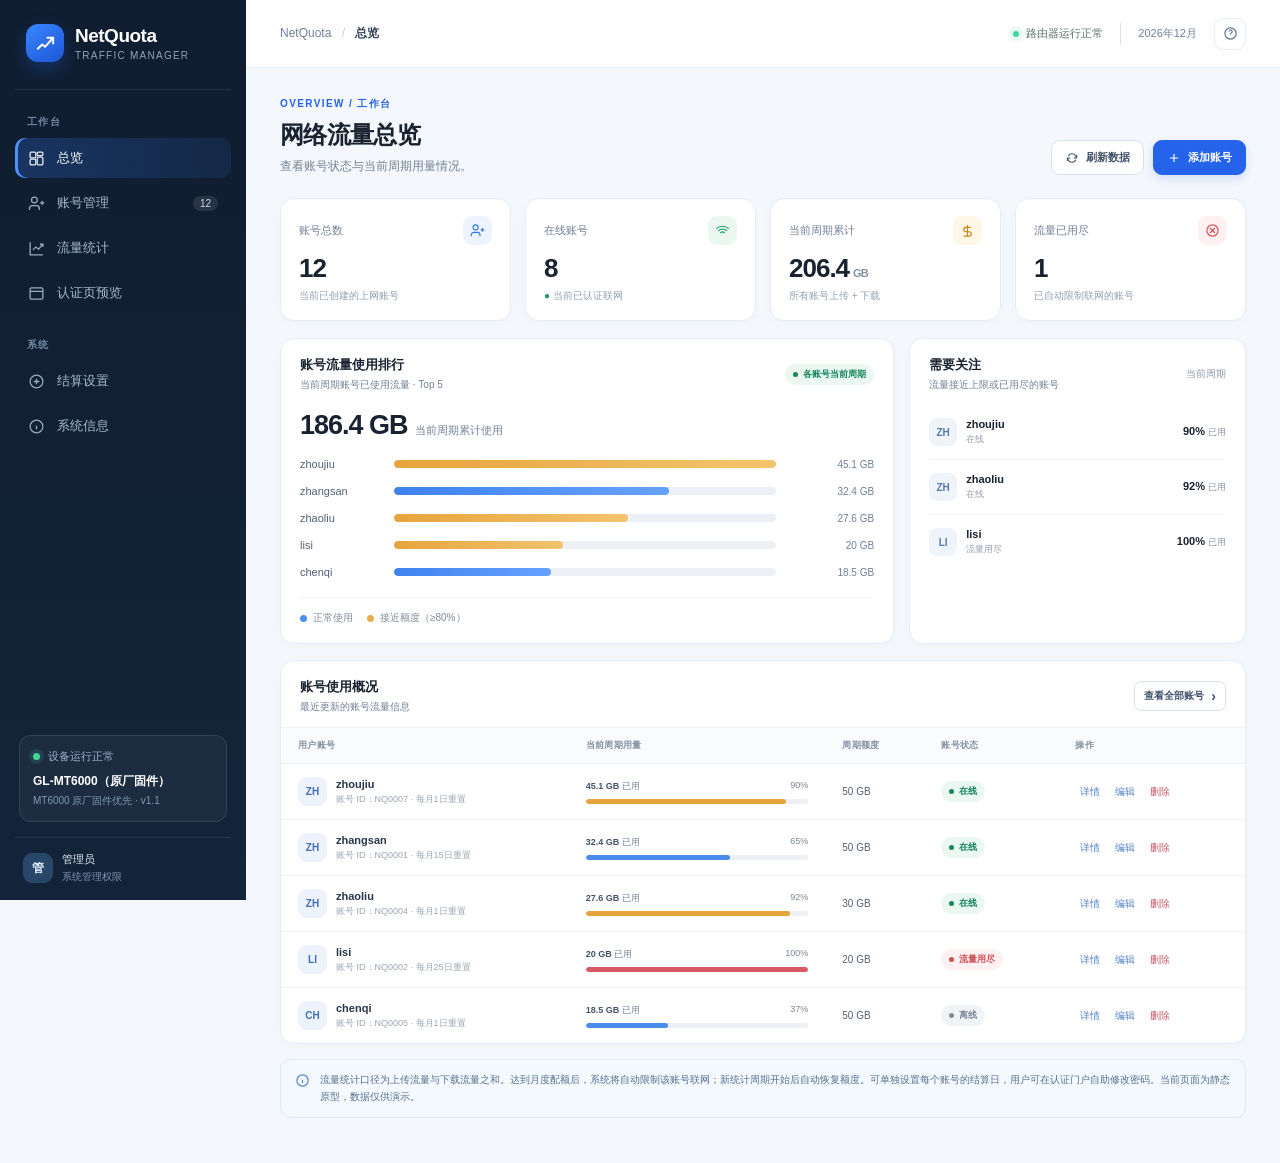
<file: docs/references/prototype-v1.1.html>
<!DOCTYPE html>
<html lang="zh-CN">
<head>
<meta charset="UTF-8" />
<meta name="viewport" content="width=device-width, initial-scale=1.0" />
<meta name="theme-color" content="#f4f7fb" />
<title>NetQuota · MT6000 LuCI 基础版 V1.1 原型</title>
<style>
:root{
  --bg:#f4f7fb;--surface:#fff;--surface-2:#f8fafc;--line:#e7edf4;--line-2:#d9e2ec;
  --text:#182230;--muted:#718096;--muted-2:#93a1b2;--blue:#2563eb;--blue-2:#1d4ed8;
  --blue-soft:#edf4ff;--green:#159a68;--green-soft:#e9f8f1;--amber:#c98213;--amber-soft:#fff6e5;
  --red:#d94b55;--red-soft:#fff0f1;--sidebar:#101d30;--sidebar-2:#172942;--shadow:0 12px 34px rgba(25,46,77,.08);
  --radius:14px;
}
*{box-sizing:border-box}html,body{margin:0;min-height:100%;font-family:Inter,-apple-system,BlinkMacSystemFont,"Segoe UI","PingFang SC","Microsoft YaHei",sans-serif;color:var(--text);background:var(--bg)}
button,input,select{font:inherit}button{cursor:pointer}.app{min-height:100vh;display:flex}
.sidebar{width:246px;background:linear-gradient(180deg,var(--sidebar),#13243a 100%);color:#dce7f5;display:flex;flex-direction:column;padding:22px 15px 16px;position:fixed;inset:0 auto 0 0;z-index:20}
.brand{display:flex;align-items:center;gap:11px;padding:2px 11px 27px;border-bottom:1px solid rgba(255,255,255,.09)}
.brand-mark{width:38px;height:38px;border-radius:12px;background:linear-gradient(145deg,#3988ff,#1d55d4);display:grid;place-items:center;box-shadow:0 7px 18px rgba(37,99,235,.3)}
.brand-mark svg{width:23px;height:23px}.brand-name{font-weight:750;font-size:19px;letter-spacing:-.5px;color:#fff}.brand-sub{font-size:10px;letter-spacing:1.25px;color:#8fa4bf;margin-top:3px}
.nav-label{padding:25px 12px 9px;color:#7288a4;font-size:10px;font-weight:700;letter-spacing:1.35px}.nav{display:grid;gap:5px}.nav button{border:0;background:transparent;color:#a9bad0;text-align:left;display:flex;align-items:center;gap:12px;padding:11px 13px;border-radius:10px;font-size:13px;transition:.18s;width:100%}.nav button:hover{background:rgba(255,255,255,.07);color:#fff}.nav button.active{background:linear-gradient(90deg,rgba(47,119,239,.25),rgba(47,119,239,.11));color:#fff;box-shadow:inset 3px 0 #4f91ff}.nav svg{width:17px;height:17px;opacity:.9}.nav .nav-count{margin-left:auto;font-size:10px;padding:2px 7px;border-radius:20px;background:rgba(255,255,255,.1);color:#c9d8ea}
.sidebar-bottom{margin-top:auto}.router-card{padding:13px;border:1px solid rgba(255,255,255,.1);border-radius:12px;background:rgba(255,255,255,.045);margin:10px 4px 15px}.router-top{display:flex;align-items:center;gap:8px;font-size:11px;color:#9eb2ca}.pulse{width:7px;height:7px;background:#42d69a;border-radius:50%;box-shadow:0 0 0 4px rgba(66,214,154,.12)}.router-name{font-size:12px;color:#fff;font-weight:650;margin-top:9px}.router-meta{font-size:10px;color:#8298b4;margin-top:4px}.profile{border-top:1px solid rgba(255,255,255,.09);padding:14px 8px 0;display:flex;align-items:center;gap:9px}.avatar{width:30px;height:30px;border-radius:9px;background:#294768;color:#dcecff;display:grid;place-items:center;font-size:12px;font-weight:700}.profile-name{font-size:11px;color:#e6edf7}.profile-role{font-size:10px;color:#8095ae;margin-top:3px}
.main{margin-left:246px;width:calc(100% - 246px);min-width:0}.topbar{height:68px;background:rgba(255,255,255,.86);backdrop-filter:blur(12px);border-bottom:1px solid var(--line);display:flex;align-items:center;justify-content:space-between;padding:0 34px;position:sticky;top:0;z-index:10}.crumb{font-size:12px;color:var(--muted)}.crumb strong{color:#344256;font-weight:650}.top-actions{display:flex;align-items:center;gap:17px}.system-state{display:flex;align-items:center;gap:7px;font-size:11px;color:#58716a}.system-state .pulse{width:6px;height:6px}.top-divider{height:22px;width:1px;background:var(--line-2)}.date-label{font-size:11px;color:var(--muted)}.icon-btn{width:32px;height:32px;border:1px solid var(--line);border-radius:9px;background:#fff;color:#617187;display:grid;place-items:center}.icon-btn svg{width:15px;height:15px}
.content{max-width:1440px;margin:0 auto;padding:29px 34px 45px}.page-head{display:flex;align-items:flex-end;justify-content:space-between;gap:16px;margin-bottom:23px}.eyebrow{font-size:10px;font-weight:750;letter-spacing:1.4px;color:var(--blue);text-transform:uppercase;margin-bottom:8px}.page-title{font-size:24px;letter-spacing:-.7px;font-weight:750;margin:0}.page-desc{margin:7px 0 0;color:var(--muted);font-size:12px}.head-actions{display:flex;gap:9px;align-items:center}.btn{border:1px solid var(--line-2);background:#fff;color:#405168;border-radius:9px;padding:9px 13px;font-size:11px;font-weight:650;display:inline-flex;align-items:center;gap:7px;transition:.18s}.btn:hover{border-color:#b9cbe0;background:#fbfdff}.btn svg{width:14px;height:14px}.btn-primary{background:var(--blue);border-color:var(--blue);color:#fff;box-shadow:0 4px 10px rgba(37,99,235,.16)}.btn-primary:hover{background:var(--blue-2);border-color:var(--blue-2);color:#fff}.btn-quiet{border-color:transparent;background:transparent}.btn-danger{color:var(--red);border-color:#f4d4d7;background:#fff}.btn-sm{padding:6px 9px;font-size:10px;border-radius:7px}
.cards{display:grid;grid-template-columns:repeat(4,minmax(0,1fr));gap:14px;margin-bottom:17px}.stat-card{background:var(--surface);border:1px solid var(--line);border-radius:var(--radius);padding:17px 18px;min-height:112px;box-shadow:0 3px 12px rgba(25,46,77,.025)}.stat-top{display:flex;align-items:center;justify-content:space-between}.stat-label{font-size:11px;color:var(--muted);font-weight:550}.stat-icon{width:29px;height:29px;border-radius:9px;display:grid;place-items:center}.stat-icon svg{width:15px;height:15px}.stat-icon.blue{background:#edf4ff;color:#3378e6}.stat-icon.green{background:#eaf8f1;color:#159a68}.stat-icon.orange{background:#fff6e7;color:#c98213}.stat-icon.red{background:#fff0f1;color:#d94b55}.stat-number{font-size:26px;font-weight:750;letter-spacing:-1px;margin-top:10px;line-height:1}.stat-unit{font-size:11px;font-weight:550;color:#8290a2;margin-left:4px}.stat-foot{font-size:10px;color:#91a0b1;margin-top:8px}.stat-foot .up{color:var(--green)}
.grid-main{display:grid;grid-template-columns:minmax(0,1.55fr) minmax(280px,.85fr);gap:15px;margin-bottom:16px}.panel{background:#fff;border:1px solid var(--line);border-radius:var(--radius);box-shadow:0 3px 12px rgba(25,46,77,.025);min-width:0}.panel-head{padding:17px 19px 13px;display:flex;justify-content:space-between;align-items:center;gap:10px}.panel-title{font-size:13px;font-weight:720}.panel-sub{font-size:10px;color:var(--muted);margin-top:4px}.panel-body{padding:0 19px 18px}.select-mini{font-size:10px;color:#66778c;border:1px solid var(--line);background:#fff;border-radius:7px;padding:6px 8px;outline:none}
.usage-total{display:flex;align-items:baseline;gap:7px;margin:5px 0 17px}.usage-total strong{font-size:27px;letter-spacing:-1px}.usage-total span{font-size:11px;color:var(--muted)}.bar-list{display:grid;gap:15px}.bar-row{display:grid;grid-template-columns:84px minmax(0,1fr) 88px;align-items:center;gap:10px}.bar-name{font-size:11px;color:#526176;white-space:nowrap;overflow:hidden;text-overflow:ellipsis}.bar-track{height:8px;background:#edf1f6;border-radius:10px;overflow:hidden}.bar-fill{height:100%;border-radius:10px;background:linear-gradient(90deg,#3e82ee,#67a2ff)}.bar-fill.orange{background:linear-gradient(90deg,#e7a43d,#f3c46e)}.bar-value{text-align:right;font-size:10px;color:#718096;font-variant-numeric:tabular-nums}.legend{display:flex;gap:14px;margin-top:19px;padding-top:13px;border-top:1px solid #f0f3f7}.legend span{font-size:10px;color:#7d8999;display:flex;align-items:center;gap:6px}.dot{width:7px;height:7px;border-radius:50%;background:#4e8df0}.dot.orange{background:#e8ad50}
.summary-list{display:grid;gap:0}.summary-item{display:flex;align-items:center;justify-content:space-between;padding:13px 0;border-bottom:1px solid #f0f3f7}.summary-item:last-child{border:0}.summary-left{display:flex;align-items:center;gap:9px}.mini-avatar{width:28px;height:28px;border-radius:8px;background:#eff4fb;color:#5879a6;display:grid;place-items:center;font-size:10px;font-weight:700}.summary-user{font-size:11px;font-weight:650}.summary-hint{font-size:9px;color:#93a0af;margin-top:3px}.summary-amount{font-size:11px;font-weight:700;font-variant-numeric:tabular-nums}.summary-amount small{font-size:9px;color:#8795a7;font-weight:500}
.table-panel{overflow:hidden}.table-toolbar{padding:0 19px 13px;display:flex;align-items:center;justify-content:space-between;gap:12px}.search-wrap{position:relative;max-width:260px;width:100%}.search-wrap svg{position:absolute;left:10px;top:9px;width:14px;height:14px;color:#9aa7b7}.search{width:100%;border:1px solid var(--line);border-radius:8px;background:#fbfcfe;padding:8px 10px 8px 31px;font-size:10px;outline:none;color:var(--text)}.search:focus{border-color:#9bbcf2;box-shadow:0 0 0 3px #edf4ff}.filters{display:flex;align-items:center;gap:7px}.filter-select{border:1px solid var(--line);border-radius:8px;padding:8px 10px;font-size:10px;color:#66778c;background:#fff;outline:none}.table-wrap{overflow:auto}table{width:100%;border-collapse:collapse;white-space:nowrap}thead th{text-align:left;padding:11px 17px;background:#fafbfd;color:#8492a4;font-size:9px;font-weight:700;letter-spacing:.3px;border-top:1px solid #f0f3f7;border-bottom:1px solid #edf1f5}tbody td{padding:13px 17px;border-bottom:1px solid #f0f3f7;font-size:10px;color:#506075}tbody tr:last-child td{border-bottom:0}tbody tr:hover{background:#fbfdff}.user-cell{display:flex;align-items:center;gap:9px}.user-avatar{width:29px;height:29px;border-radius:9px;background:#edf3fd;color:#3d6fb9;font-size:10px;font-weight:750;display:grid;place-items:center}.user-name{font-size:11px;color:#27364a;font-weight:680}.user-sub{font-size:9px;color:#9aa6b5;margin-top:3px}.usage-cell{min-width:150px}.usage-text{display:flex;justify-content:space-between;gap:9px;font-size:9px;color:#77869a;margin-bottom:6px}.usage-text strong{color:#43536a;font-weight:650}.tiny-track{height:5px;background:#edf1f6;border-radius:8px;overflow:hidden}.tiny-fill{height:100%;background:#4b8bed;border-radius:8px}.tiny-fill.warn{background:#e5a43d}.tiny-fill.full{background:#d95a64}.status{display:inline-flex;align-items:center;gap:5px;padding:4px 8px;border-radius:20px;font-size:9px;font-weight:650}.status:before{content:"";width:5px;height:5px;border-radius:50%;background:currentColor}.status.online{color:#16865e;background:#eaf8f1}.status.offline{color:#7e8b9b;background:#f1f4f7}.status.exhausted{color:#cc4e57;background:#fff0f1}.row-actions{display:flex;gap:5px}.text-action{border:0;background:transparent;color:#4f7fc7;padding:4px 5px;font-size:10px}.text-action:hover{text-decoration:underline}.text-action.delete{color:#c85a62}.table-foot{display:flex;justify-content:space-between;align-items:center;padding:12px 18px;border-top:1px solid #f0f3f7;color:#929eac;font-size:9px}.pagination{display:flex;gap:5px}.page-btn{border:1px solid var(--line);background:#fff;color:#8390a0;border-radius:6px;padding:4px 8px;font-size:9px}.page-btn.current{background:var(--blue-soft);border-color:#d8e6ff;color:var(--blue)}
.notice{display:flex;align-items:flex-start;gap:10px;padding:12px 14px;border-radius:10px;border:1px solid #dce9fb;background:#f4f8ff;color:#56708e;font-size:10px;line-height:1.65;margin-top:15px}.notice svg{width:15px;height:15px;flex:none;color:#4e83ce;margin-top:1px}
/* pages */
.hidden{display:none!important}.section-grid{display:grid;grid-template-columns:minmax(0,1fr) 300px;gap:15px}.info-card{background:#fff;border:1px solid var(--line);border-radius:var(--radius);padding:18px}.info-card h3{font-size:12px;margin:0 0 5px}.info-card p{font-size:10px;line-height:1.7;color:var(--muted);margin:0}.metric-big{font-size:24px;font-weight:750;margin-top:14px}.metric-big small{font-size:10px;color:var(--muted);font-weight:500}.stat-breakdown{display:grid;grid-template-columns:1fr 1fr;gap:10px;margin-top:16px}.breakdown{background:#f8fafc;border:1px solid #edf1f5;border-radius:10px;padding:13px}.breakdown span{font-size:9px;color:var(--muted)}.breakdown strong{display:block;font-size:17px;margin-top:7px}.progress-big{height:10px;background:#edf1f6;border-radius:10px;overflow:hidden;margin-top:14px}.progress-big div{height:100%;background:linear-gradient(90deg,#3178e6,#69a2fa);width:62%}.login-preview{min-height:570px;border-radius:16px;background:radial-gradient(circle at 72% 12%,rgba(67,126,235,.24),transparent 28%),linear-gradient(145deg,#10223d,#172f50 58%,#0f2037);display:grid;place-items:center;padding:30px;overflow:hidden;position:relative}.login-preview:before,.login-preview:after{content:"";position:absolute;border:1px solid rgba(255,255,255,.08);border-radius:50%;width:440px;height:440px;right:-170px;top:-230px}.login-preview:after{width:570px;height:570px;right:-230px;top:-290px}.portal-card{position:relative;z-index:1;width:min(100%,370px);background:#fff;border-radius:18px;padding:28px 30px;box-shadow:0 25px 70px rgba(0,0,0,.23)}.portal-brand{display:flex;align-items:center;gap:10px;margin-bottom:28px}.portal-brand .brand-mark{width:34px;height:34px}.portal-brand strong{font-size:16px}.portal-brand small{display:block;color:#9aa6b5;font-size:9px;margin-top:2px}.portal-title{font-size:21px;font-weight:750;letter-spacing:-.6px}.portal-desc{font-size:10px;color:#8290a2;margin:7px 0 22px}.field{display:grid;gap:7px;margin-bottom:14px}.field label{font-size:10px;color:#58677b;font-weight:650}.field input{height:40px;border:1px solid #e2e8f0;border-radius:8px;padding:0 11px;font-size:11px;outline:none}.field input:focus{border-color:#93b5ef;box-shadow:0 0 0 3px #edf4ff}.portal-submit{width:100%;height:42px;border:0;border-radius:8px;background:#2869df;color:#fff;font-weight:700;font-size:11px;box-shadow:0 6px 15px rgba(37,99,235,.22)}.portal-note{text-align:center;color:#9aa6b5;font-size:9px;margin-top:17px;line-height:1.6}.portal-secure{text-align:center;color:#6a9a82;font-size:9px;margin-top:15px;display:flex;align-items:center;justify-content:center;gap:5px}.portal-secure svg{width:12px;height:12px}
/* modal and toast */
.modal-backdrop{position:fixed;inset:0;background:rgba(14,26,43,.42);backdrop-filter:blur(3px);z-index:50;display:none;align-items:center;justify-content:center;padding:18px}.modal-backdrop.show{display:flex}.modal{width:min(100%,460px);background:#fff;border-radius:16px;box-shadow:0 25px 80px rgba(10,26,48,.25);overflow:hidden;animation:pop .18s ease-out}.modal.wide{width:min(100%,540px)}@keyframes pop{from{opacity:0;transform:translateY(8px) scale(.99)}to{opacity:1;transform:none}}.modal-head{padding:19px 21px 15px;border-bottom:1px solid #eef2f6;display:flex;justify-content:space-between;align-items:center}.modal-title{font-size:15px;font-weight:750}.modal-sub{font-size:10px;color:var(--muted);margin-top:4px}.close-btn{border:0;background:#f4f6f9;color:#718096;border-radius:8px;width:28px;height:28px;font-size:17px}.modal-body{padding:20px 21px}.form-grid{display:grid;grid-template-columns:1fr 1fr;gap:13px}.form-field{display:grid;gap:7px}.form-field.full{grid-column:1/-1}.form-field label{font-size:10px;color:#59697e;font-weight:650}.form-field input,.form-field select{height:38px;border:1px solid #dfe6ee;border-radius:8px;padding:0 10px;font-size:11px;outline:none;background:#fff;color:#324155}.form-field input:focus,.form-field select:focus{border-color:#8db3f3;box-shadow:0 0 0 3px #edf4ff}.input-help{font-size:9px;color:#96a2b0;line-height:1.5}.quota-options{display:flex;flex-wrap:wrap;gap:6px}.quota-chip{border:1px solid #e2e8f0;border-radius:7px;padding:6px 10px;color:#65758a;background:#fff;font-size:10px}.quota-chip.selected{border-color:#9dbdf2;color:#2869df;background:#eff5ff}.modal-foot{padding:13px 21px 18px;display:flex;justify-content:flex-end;gap:8px}.detail-hero{display:flex;align-items:center;gap:12px;padding:14px;background:#f8fafd;border:1px solid #edf1f5;border-radius:11px}.detail-avatar{width:42px;height:42px;border-radius:12px;background:#e7effc;color:#376fbc;font-weight:750;display:grid;place-items:center}.detail-name{font-size:13px;font-weight:750}.detail-meta{font-size:10px;color:#8391a3;margin-top:4px}.detail-stats{display:grid;grid-template-columns:repeat(3,1fr);gap:8px;margin-top:12px}.detail-stat{border:1px solid #edf1f5;border-radius:10px;padding:11px}.detail-stat span{font-size:9px;color:#8895a5}.detail-stat strong{display:block;font-size:15px;margin-top:6px}.toast{position:fixed;right:24px;bottom:24px;background:#172b45;color:#fff;border-radius:10px;padding:11px 15px;font-size:11px;box-shadow:0 10px 30px rgba(10,26,48,.2);z-index:100;opacity:0;transform:translateY(10px);pointer-events:none;transition:.22s}.toast.show{opacity:1;transform:none}
@media(max-width:1100px){.sidebar{width:210px}.main{margin-left:210px;width:calc(100% - 210px)}.content{padding-left:24px;padding-right:24px}.cards{grid-template-columns:repeat(2,1fr)}.grid-main{grid-template-columns:1fr}.section-grid{grid-template-columns:1fr}}
@media(max-width:700px){.sidebar{width:62px;padding:17px 8px}.brand{padding:0 4px 20px;justify-content:center}.brand-copy,.nav-label,.nav button .nav-text,.nav-count,.router-card,.profile-copy{display:none}.nav button{justify-content:center;padding:12px 0}.nav button svg{width:19px;height:19px}.profile{justify-content:center;padding:13px 0 0}.main{margin-left:62px;width:calc(100% - 62px)}.topbar{padding:0 15px;height:58px}.content{padding:22px 14px 35px}.page-head{align-items:flex-start;flex-direction:column}.page-title{font-size:21px}.head-actions{width:100%}.head-actions .btn{flex:1;justify-content:center}.cards{gap:9px}.stat-card{padding:13px;min-height:103px}.stat-number{font-size:22px}.table-toolbar{align-items:stretch;flex-direction:column}.search-wrap{max-width:none}.filters{justify-content:space-between}.bar-row{grid-template-columns:65px minmax(0,1fr) 70px;gap:7px}.panel-head{padding:15px}.panel-body{padding:0 15px 15px}.form-grid{grid-template-columns:1fr}.form-field.full{grid-column:auto}.top-actions .date-label,.top-divider{display:none}.login-preview{padding:15px;min-height:540px}.portal-card{padding:24px 21px}}

.form-field select{color:#34465d;background:#fff;border:1px solid #dfe7f2;border-radius:9px;max-width:100%}
@media (max-width:700px){.form-field select{width:100%}}
</style>
</head>
<body>
<div class="app">
  <aside class="sidebar">
    <div class="brand">
      <div class="brand-mark"><svg viewBox="0 0 24 24" fill="none" stroke="white" stroke-width="2" stroke-linecap="round" stroke-linejoin="round"><path d="M4 17.5 8.5 13l3 2.5L20 6"/><path d="M14 6h6v6"/></svg></div>
      <div class="brand-copy"><div class="brand-name">NetQuota</div><div class="brand-sub">TRAFFIC MANAGER</div></div>
    </div>
    <div class="nav-label">工作台</div>
    <nav class="nav">
      <button class="active" data-page="overview"><svg viewBox="0 0 24 24" fill="none" stroke="currentColor" stroke-width="1.8"><rect x="3" y="3" width="8" height="8" rx="1.5"/><rect x="13" y="3" width="8" height="5" rx="1.5"/><rect x="13" y="10" width="8" height="11" rx="1.5"/><rect x="3" y="13" width="8" height="8" rx="1.5"/></svg><span class="nav-text">总览</span></button>
      <button data-page="accounts"><svg viewBox="0 0 24 24" fill="none" stroke="currentColor" stroke-width="1.8"><path d="M16 21v-2a4 4 0 0 0-4-4H6a4 4 0 0 0-4 4v2"/><circle cx="9" cy="7" r="4"/><path d="M20 8v6m3-3h-6"/></svg><span class="nav-text">账号管理</span><span class="nav-count" id="navCount">12</span></button>
      <button data-page="traffic"><svg viewBox="0 0 24 24" fill="none" stroke="currentColor" stroke-width="1.8"><path d="M3 3v18h18"/><path d="m7 14 4-4 4 3 6-7"/><path d="M17 6h4v4"/></svg><span class="nav-text">流量统计</span></button>
      <button data-page="portal"><svg viewBox="0 0 24 24" fill="none" stroke="currentColor" stroke-width="1.8"><rect x="3" y="4" width="18" height="16" rx="2"/><path d="M3 9h18M8 6.5h.01M11 6.5h.01"/></svg><span class="nav-text">认证页预览</span></button>
    </nav>
    <div class="nav-label">系统</div>
    <nav class="nav">
      <button data-page="settings"><svg viewBox="0 0 24 24" fill="none" stroke="currentColor" stroke-width="1.8"><circle cx="12" cy="12" r="9"/><path d="M12 8v8m-4-4h8"/></svg><span class="nav-text">结算设置</span></button>
      <button data-page="about"><svg viewBox="0 0 24 24" fill="none" stroke="currentColor" stroke-width="1.8"><circle cx="12" cy="12" r="9"/><path d="M12 11v5m0-8h.01"/></svg><span class="nav-text">系统信息</span></button>
    </nav>
    <div class="sidebar-bottom">
      <div class="router-card"><div class="router-top"><i class="pulse"></i> 设备运行正常</div><div class="router-name">GL-MT6000（原厂固件）</div><div class="router-meta">MT6000 原厂固件优先 · v1.1</div></div>
      <div class="profile"><div class="avatar">管</div><div class="profile-copy"><div class="profile-name">管理员</div><div class="profile-role">系统管理权限</div></div></div>
    </div>
  </aside>

  <main class="main">
    <header class="topbar">
      <div class="crumb">NetQuota <span style="color:#c2ccd7;margin:0 7px">/</span> <strong id="crumbName">总览</strong></div>
      <div class="top-actions"><div class="system-state"><i class="pulse"></i> 路由器运行正常</div><div class="top-divider"></div><div class="date-label" id="todayLabel">2026年11月</div><button class="icon-btn" title="帮助" onclick="showToast('NetQuota 基础版原型 · 演示数据')"><svg viewBox="0 0 24 24" fill="none" stroke="currentColor" stroke-width="1.8"><circle cx="12" cy="12" r="9"/><path d="M9.6 9a2.5 2.5 0 1 1 4.4 1.6c-1 .9-2 1.2-2 2.9M12 17h.01"/></svg></button></div>
    </header>
    <div class="content">
      <!-- OVERVIEW -->
      <section id="page-overview" class="page">
        <div class="page-head"><div><div class="eyebrow">OVERVIEW / 工作台</div><h1 class="page-title">网络流量总览</h1><p class="page-desc">查看账号状态与当前周期用量情况。</p></div><div class="head-actions"><button class="btn" onclick="showToast('数据已刷新（演示）')"><svg viewBox="0 0 24 24" fill="none" stroke="currentColor" stroke-width="1.8"><path d="M20 7v5h-5M4 17v-5h5"/><path d="M5.6 9a7 7 0 0 1 11.7-2L20 12M4 12l2.7 5a7 7 0 0 0 11.7-2"/></svg>刷新数据</button><button class="btn btn-primary" onclick="openAddModal()"><svg viewBox="0 0 24 24" fill="none" stroke="currentColor" stroke-width="2"><path d="M12 5v14M5 12h14"/></svg>添加账号</button></div></div>
        <div class="cards">
          <div class="stat-card"><div class="stat-top"><span class="stat-label">账号总数</span><span class="stat-icon blue"><svg viewBox="0 0 24 24" fill="none" stroke="currentColor" stroke-width="1.8"><path d="M16 21v-2a4 4 0 0 0-4-4H6a4 4 0 0 0-4 4v2"/><circle cx="9" cy="7" r="4"/><path d="M20 8v6m3-3h-6"/></svg></span></div><div class="stat-number" id="totalAccounts">12</div><div class="stat-foot">当前已创建的上网账号</div></div>
          <div class="stat-card"><div class="stat-top"><span class="stat-label">在线账号</span><span class="stat-icon green"><svg viewBox="0 0 24 24" fill="none" stroke="currentColor" stroke-width="1.8"><path d="M5 12.5a10 10 0 0 1 14 0M8.5 16a5 5 0 0 1 7 0M12 20h.01"/><path d="M2 9a15 15 0 0 1 20 0"/></svg></span></div><div class="stat-number" id="onlineAccounts">8</div><div class="stat-foot"><span class="up">●</span> 当前已认证联网</div></div>
          <div class="stat-card"><div class="stat-top"><span class="stat-label">当前周期累计</span><span class="stat-icon orange"><svg viewBox="0 0 24 24" fill="none" stroke="currentColor" stroke-width="1.8"><path d="M12 3v18M17 7H9.5a3.5 3.5 0 0 0 0 7h5a3.5 3.5 0 0 1 0 7H6"/></svg></span></div><div class="stat-number" id="totalUsed">186.4<span class="stat-unit">GB</span></div><div class="stat-foot">所有账号上传 + 下载</div></div>
          <div class="stat-card"><div class="stat-top"><span class="stat-label">流量已用尽</span><span class="stat-icon red"><svg viewBox="0 0 24 24" fill="none" stroke="currentColor" stroke-width="1.8"><circle cx="12" cy="12" r="9"/><path d="M8 8l8 8M16 8l-8 8"/></svg></span></div><div class="stat-number" id="exhaustedAccounts">1</div><div class="stat-foot">已自动限制联网的账号</div></div>
        </div>
        <div class="grid-main">
          <div class="panel"><div class="panel-head"><div><div class="panel-title">账号流量使用排行</div><div class="panel-sub">当前周期账号已使用流量 · Top 5</div></div><span class="status online">各账号当前周期</span></div><div class="panel-body"><div class="usage-total"><strong>186.4 GB</strong><span>当前周期累计使用</span></div><div class="bar-list" id="rankBars"></div><div class="legend"><span><i class="dot"></i>正常使用</span><span><i class="dot orange"></i>接近额度（≥80%）</span></div></div></div>
          <div class="panel"><div class="panel-head"><div><div class="panel-title">需要关注</div><div class="panel-sub">流量接近上限或已用尽的账号</div></div><span style="font-size:10px;color:#8a98a9">当前周期</span></div><div class="panel-body"><div class="summary-list" id="attentionList"></div></div></div>
        </div>
        <div class="panel table-panel"><div class="panel-head"><div><div class="panel-title">账号使用概况</div><div class="panel-sub">最近更新的账号流量信息</div></div><button class="btn btn-sm" onclick="navigate('accounts')">查看全部账号 <span style="font-size:14px">›</span></button></div><div class="table-wrap"><table><thead><tr><th>用户账号</th><th>当前周期用量</th><th>周期额度</th><th>账号状态</th><th>操作</th></tr></thead><tbody id="overviewTable"></tbody></table></div></div>
        <div class="notice"><svg viewBox="0 0 24 24" fill="none" stroke="currentColor" stroke-width="1.8"><circle cx="12" cy="12" r="9"/><path d="M12 11v5m0-8h.01"/></svg><div>流量统计口径为上传流量与下载流量之和。达到月度配额后，系统将自动限制该账号联网；新统计周期开始后自动恢复额度。可单独设置每个账号的结算日，用户可在认证门户自助修改密码。当前页面为静态原型，数据仅供演示。</div></div>
      </section>

      <!-- ACCOUNTS -->
      <section id="page-accounts" class="page hidden">
        <div class="page-head"><div><div class="eyebrow">USER MANAGEMENT / 账号中心</div><h1 class="page-title">账号管理</h1><p class="page-desc">创建和管理上网账号，为每位用户分配独立的月度流量额度。</p></div><div class="head-actions"><button class="btn" onclick="showToast('账号数据已刷新（演示）')"><svg viewBox="0 0 24 24" fill="none" stroke="currentColor" stroke-width="1.8"><path d="M20 7v5h-5M4 17v-5h5"/><path d="M5.6 9a7 7 0 0 1 11.7-2L20 12M4 12l2.7 5a7 7 0 0 0 11.7-2"/></svg>刷新</button><button class="btn btn-primary" onclick="openAddModal()"><svg viewBox="0 0 24 24" fill="none" stroke="currentColor" stroke-width="2"><path d="M12 5v14M5 12h14"/></svg>添加账号</button></div></div>
        <div class="cards">
          <div class="stat-card"><div class="stat-top"><span class="stat-label">全部账号</span><span class="stat-icon blue">♙</span></div><div class="stat-number" id="accountTotal2">12</div><div class="stat-foot">已创建的账号数量</div></div>
          <div class="stat-card"><div class="stat-top"><span class="stat-label">正常使用</span><span class="stat-icon green">✓</span></div><div class="stat-number" id="accountNormal2">10</div><div class="stat-foot">可正常登录联网</div></div>
          <div class="stat-card"><div class="stat-top"><span class="stat-label">在线账号</span><span class="stat-icon blue">⌁</span></div><div class="stat-number" id="accountOnline2">8</div><div class="stat-foot">当前已认证联网</div></div>
          <div class="stat-card"><div class="stat-top"><span class="stat-label">流量已用尽</span><span class="stat-icon red">×</span></div><div class="stat-number" id="accountExhausted2">1</div><div class="stat-foot">到本人下次结算日恢复</div></div>
        </div>
        <div class="panel table-panel"><div class="panel-head"><div><div class="panel-title">全部上网账号</div><div class="panel-sub">管理账号信息、密码与月度流量配额</div></div><span style="font-size:10px;color:#8b99aa">统计范围：各账号当前结算周期</span></div>
          <div class="table-toolbar"><div class="search-wrap"><svg viewBox="0 0 24 24" fill="none" stroke="currentColor" stroke-width="2"><circle cx="11" cy="11" r="7"/><path d="m20 20-4-4"/></svg><input class="search" id="accountSearch" placeholder="搜索用户名…" oninput="renderAccounts()" /></div><div class="filters"><select class="filter-select" id="statusFilter" onchange="renderAccounts()"><option value="all">全部状态</option><option value="online">在线</option><option value="offline">离线</option><option value="exhausted">流量用尽</option></select><select class="filter-select" id="sortFilter" onchange="renderAccounts()"><option value="default">默认排序</option><option value="used">按用量从高到低</option><option value="name">按用户名排序</option></select></div></div>
          <div class="table-wrap"><table><thead><tr><th>用户账号</th><th>当前周期用量</th><th>周期额度</th><th>下次重置</th><th>账号状态</th><th>创建时间</th><th>操作</th></tr></thead><tbody id="accountsTable"></tbody></table></div><div class="table-foot"><span id="tableCount">共 12 个账号</span><div class="pagination"><button class="page-btn current">1</button><button class="page-btn" onclick="showToast('原型仅展示一页演示数据')">›</button></div></div>
        </div>
        <div class="notice"><svg viewBox="0 0 24 24" fill="none" stroke="currentColor" stroke-width="1.8"><circle cx="12" cy="12" r="9"/><path d="M12 11v5m0-8h.01"/></svg><div>同一账号可在多个终端登录，所有终端产生的流量统一累计到该账号。基础版提供账号管理和月度流量配额，不包含独立限速及手动断网/恢复功能。</div></div>
      </section>

      <!-- TRAFFIC -->
      <section id="page-traffic" class="page hidden">
        <div class="page-head"><div><div class="eyebrow">TRAFFIC REPORT / 流量报表</div><h1 class="page-title">流量统计</h1><p class="page-desc">查看账号当前周期流量消耗情况，掌握配额使用进度。</p></div><div class="head-actions"><span class="status online">各账号当前周期</span><button class="btn" onclick="showToast('报表数据已刷新（演示）')">刷新数据</button></div></div>
        <div class="cards"><div class="stat-card"><div class="stat-top"><span class="stat-label">当前周期累计流量</span><span class="stat-icon blue">↕</span></div><div class="stat-number">186.4<span class="stat-unit">GB</span></div><div class="stat-foot">上传 + 下载总和</div></div><div class="stat-card"><div class="stat-top"><span class="stat-label">上传流量</span><span class="stat-icon green">↑</span></div><div class="stat-number">42.8<span class="stat-unit">GB</span></div><div class="stat-foot">占总用量 23.0%</div></div><div class="stat-card"><div class="stat-top"><span class="stat-label">下载流量</span><span class="stat-icon orange">↓</span></div><div class="stat-number">143.6<span class="stat-unit">GB</span></div><div class="stat-foot">占总用量 77.0%</div></div><div class="stat-card"><div class="stat-top"><span class="stat-label">账号配额总量</span><span class="stat-icon red">▤</span></div><div class="stat-number">420<span class="stat-unit">GB</span></div><div class="stat-foot">所有账号周期额度合计</div></div></div>
        <div class="grid-main"><div class="panel"><div class="panel-head"><div><div class="panel-title">账号流量消耗明细</div><div class="panel-sub">按账号汇总各自当前周期已使用流量</div></div></div><div class="panel-body"><div class="bar-list" id="trafficBars"></div></div></div><div class="panel"><div class="panel-head"><div><div class="panel-title">流量使用说明</div><div class="panel-sub">统计与配额规则</div></div></div><div class="panel-body"><div class="summary-list"><div class="summary-item"><div><div class="summary-user">统计口径</div><div class="summary-hint">上传流量 + 下载流量</div></div><strong class="summary-amount">合计</strong></div><div class="summary-item"><div><div class="summary-user">额度周期</div><div class="summary-hint">账号自定义重置日开始新周期</div></div><strong class="summary-amount">可自定义</strong></div><div class="summary-item"><div><div class="summary-user">达到配额</div><div class="summary-hint">自动限制账号联网</div></div><strong class="summary-amount" style="color:#cf525b">自动断网</strong></div><div class="summary-item"><div><div class="summary-user">结算日恢复</div><div class="summary-hint">进入账号下个结算周期自动恢复额度</div></div><strong class="summary-amount" style="color:#159a68">自动恢复</strong></div></div></div></div></div>
        <div class="panel table-panel"><div class="panel-head"><div><div class="panel-title">账号当前周期流量明细</div><div class="panel-sub">已使用流量及配额占比</div></div></div><div class="table-wrap"><table><thead><tr><th>用户账号</th><th>上传流量</th><th>下载流量</th><th>累计使用</th><th>周期额度</th><th>使用比例</th></tr></thead><tbody id="trafficTable"></tbody></table></div></div>
      </section>

      <!-- PORTAL PREVIEW -->
      <section id="page-portal" class="page hidden">
        <div class="page-head"><div><div class="eyebrow">CAPTIVE PORTAL / USER EXPERIENCE</div><h1 class="page-title">用户认证页预览</h1><p class="page-desc">用户连接 Wi-Fi 后，通过认证页面输入账号密码即可联网。</p></div><div class="head-actions"><span class="status online">页面预览</span></div></div>
        <div class="section-grid"><div class="login-preview"><div class="portal-card"><div class="portal-brand"><div class="brand-mark"><svg viewBox="0 0 24 24" fill="none" stroke="white" stroke-width="2" stroke-linecap="round" stroke-linejoin="round"><path d="M4 17.5 8.5 13l3 2.5L20 6"/><path d="M14 6h6v6"/></svg></div><div><strong>NetQuota</strong><small>SECURE NETWORK ACCESS</small></div></div><div class="portal-title">欢迎使用网络</div><div class="portal-desc">请输入您的上网账号，认证成功后即可连接互联网。</div><div class="field"><label>上网账号</label><input id="portalUser" placeholder="请输入账号" /></div><div class="field"><label>登录密码</label><input id="portalPass" type="password" placeholder="请输入密码" /></div><button class="portal-submit" onclick="portalDemoLogin()">登录并连接网络</button><div class="portal-note"><button class="btn btn-sm" style="margin:4px auto 8px;display:inline-flex" onclick="openSelfChange()">修改我的登录密码</button><br/>请使用管理员分配的账号登录<br/>如有疑问，请联系网络管理员</div><div class="portal-secure"><svg viewBox="0 0 24 24" fill="none" stroke="currentColor" stroke-width="1.8"><path d="M12 22s8-4 8-11V5l-8-3-8 3v6c0 7 8 11 8 11Z"/><path d="m9 12 2 2 4-4"/></svg>安全认证 · 流量独立计量</div></div></div><div style="display:grid;align-content:start;gap:13px"><div class="info-card"><h3>认证流程</h3><p>1. 用户连接指定 Wi-Fi。<br/>2. 设备触发网络认证页面。<br/>3. 输入管理员分配的账号和密码。<br/>4. 验证通过后开放网络访问。</p></div><div class="info-card"><h3>流量规则</h3><p>每个账号拥有独立月度流量额度。多个终端使用同一账号时，共用该账号额度。每个账号的结算日可自定义；上传和下载共同消耗这份额度。</p></div><div class="info-card"><h3>体验说明</h3><p>部分手机或电脑可能不会自动弹出认证页，可通过打开普通 HTTP 网页触发认证。认证页样式可根据客户品牌进行调整。</p></div></div></div>
      </section>

      <!-- SETTINGS -->
      <section id="page-settings" class="page hidden">
        <div class="page-head"><div><div class="eyebrow">BILLING SETTINGS / 周期策略</div><h1 class="page-title">结算与兼容设置</h1><p class="page-desc">设置账号默认流量重置日；每个账号仍可单独覆盖此设置。</p></div></div>
        <div class="section-grid">
          <div class="panel"><div class="panel-head"><div><div class="panel-title">全局结算策略</div><div class="panel-sub">作用于选择“继承系统设置”的账号</div></div><span class="status online">基础版</span></div>
            <div class="panel-body"><div class="form-field full"><label>默认每月重置日</label><select id="globalResetDay" class="filter-select" style="width:100%;padding:12px"></select><div class="input-help" style="margin-top:9px">可选 1–31 日；遇到没有该日期的月份，自动使用当月最后一天。正式后端对已存在账号的默认重置日变更从其下个周期生效。</div></div><button class="btn btn-primary" style="margin-top:17px" onclick="saveGlobalResetDay()">保存默认重置日（演示）</button></div>
          </div>
          <div class="info-card"><h3>GL-MT6000 原厂固件适配</h3><p>首次部署必须确认 GL.iNet 固件版本、MTK HNAT/WED 网络加速、iptables/nftables 与 openNDS 兼容性。禁止未经实测就承诺硬件加速下准确计量。</p><div style="height:1px;background:#edf1f5;margin:16px 0"></div><h3>配额规则</h3><p>每个账号独立周期；上传与下载分别计数，合计消耗一份月额度。多个终端登录同一账号时合并计量。基础版不含独立上传/下载限速。</p></div>
        </div>
      </section>

      <!-- ABOUT -->
      <section id="page-about" class="page hidden">
        <div class="page-head"><div><div class="eyebrow">SYSTEM INFORMATION / ABOUT</div><h1 class="page-title">系统信息</h1><p class="page-desc">NetQuota 插件及当前路由器环境信息。</p></div></div>
        <div class="section-grid"><div class="panel"><div class="panel-head"><div><div class="panel-title">软件信息</div><div class="panel-sub">当前安装的流量管理组件</div></div><span class="status online">运行正常</span></div><div class="panel-body"><div class="summary-list"><div class="summary-item"><span class="summary-user">插件名称</span><strong class="summary-amount">luci-app-netquota</strong></div><div class="summary-item"><span class="summary-user">产品名称</span><strong class="summary-amount">NetQuota</strong></div><div class="summary-item"><span class="summary-user">软件版本</span><strong class="summary-amount">1.1.0（原型）</strong></div><div class="summary-item"><span class="summary-user">运行平台</span><strong class="summary-amount">GL-MT6000 / GL.iNet 原厂固件优先</strong></div><div class="summary-item"><span class="summary-user">统计周期</span><strong class="summary-amount">可自定义</strong></div><div class="summary-item"><span class="summary-user">数据存储</span><strong class="summary-amount">本地存储</strong></div></div></div></div><div class="info-card"><h3>关于 NetQuota</h3><p>NetQuota 是面向 OpenWrt 路由器的多用户上网认证与月度流量配额管理插件。管理员可通过 LuCI 图形界面创建账号、设置流量额度和独立结算日并查看上下行流量。普通用户可在自助门户修改自己的登录密码。</p><div style="height:1px;background:#edf1f5;margin:16px 0"></div><p style="color:#8b98a8">基础版原型<br/>界面交互为演示用途，实际功能由后端服务提供。</p></div></div>
      </section>
    </div>
  </main>
</div>

<!-- Add/Edit Modal -->
<div class="modal-backdrop" id="accountModal" onclick="backdropClose(event,'accountModal')"><div class="modal" role="dialog" aria-modal="true" aria-labelledby="modalTitle"><div class="modal-head"><div><div class="modal-title" id="modalTitle">添加上网账号</div><div class="modal-sub">为用户创建独立账号与月度流量配额</div></div><button class="close-btn" onclick="closeModal('accountModal')">×</button></div><div class="modal-body"><div class="form-grid"><div class="form-field full"><label>用户名 <span style="color:#d94b55">*</span></label><input id="formUsername" placeholder="例如：zhangsan" maxlength="24" /></div><div class="form-field full"><label>登录密码 <span style="color:#d94b55">*</span></label><input id="formPassword" type="password" placeholder="设置登录密码" maxlength="64" /><div class="input-help">原型演示不进行真实身份验证；实际系统应安全保存密码哈希。</div></div><div class="form-field full"><label>每月流量额度 <span style="color:#d94b55">*</span></label><div class="quota-options"><button class="quota-chip" data-quota="10" onclick="chooseQuota(10)">10 GB</button><button class="quota-chip" data-quota="20" onclick="chooseQuota(20)">20 GB</button><button class="quota-chip selected" data-quota="50" onclick="chooseQuota(50)">50 GB</button><button class="quota-chip" data-quota="100" onclick="chooseQuota(100)">100 GB</button><button class="quota-chip" data-quota="custom" onclick="chooseQuota('custom')">自定义</button></div><input id="customQuota" type="number" min="0.1" step="0.1" placeholder="输入额度（GB）" style="display:none;margin-top:2px" /></div><div class="form-field full" style="margin-top:15px"><label>每月流量重置日期</label><select id="formResetDay" class="filter-select" style="width:100%;padding:11px"></select><div class="input-help" style="margin-top:8px">可继承系统默认日或单独指定 1–31 日。编辑已有账号时，变更会从下个结算周期生效，不清空当前流量。</div></div></div></div><div class="modal-foot"><button class="btn" onclick="closeModal('accountModal')">取消</button><button class="btn btn-primary" onclick="saveAccount()">保存账号</button></div></div></div>

<!-- Detail Modal -->
<div class="modal-backdrop" id="detailModal" onclick="backdropClose(event,'detailModal')"><div class="modal wide" role="dialog" aria-modal="true"><div class="modal-head"><div><div class="modal-title">账号使用详情</div><div class="modal-sub">查看该账号当前周期配额与流量使用情况</div></div><button class="close-btn" onclick="closeModal('detailModal')">×</button></div><div class="modal-body" id="detailContent"></div><div class="modal-foot"><button class="btn" onclick="closeModal('detailModal')">关闭</button><button class="btn btn-primary" id="detailEditBtn">编辑账号</button></div></div></div>
<!-- User self-service password change PREVIEW ONLY -->
<div class="modal-backdrop" id="selfPasswordModal" onclick="backdropClose(event,'selfPasswordModal')"><div class="modal" role="dialog" aria-modal="true"><div class="modal-head"><div><div class="modal-title">修改我的登录密码</div><div class="modal-sub">此处模拟用户门户；正式版必须由已验证的用户会话绑定身份，使用 HTTPS</div></div><button class="close-btn" onclick="closeModal('selfPasswordModal')">×</button></div><div class="modal-body"><div class="form-grid">
<div class="form-field full"><label>当前登录账号（仅原型模拟）</label><input id="selfUser" placeholder="例如：zhangsan" /></div>
<div class="form-field full"><label>原密码</label><input id="selfOldPass" type="password" autocomplete="current-password" placeholder="请输入原密码" /></div>
<div class="form-field full"><label>新密码</label><input id="selfNewPass" type="password" autocomplete="new-password" placeholder="至少 8 位" /></div>
<div class="form-field full"><label>确认新密码</label><input id="selfConfirmPass" type="password" autocomplete="new-password" placeholder="再次输入新密码" /></div>
</div><div class="notice" style="margin-top:16px">正式版改密成功后需重新认证；改密不会重置流量。此静态原型只在本浏览器中模拟数据，不能用于真实账号安全认证。</div></div><div class="modal-foot"><button class="btn" onclick="closeModal('selfPasswordModal')">取消</button><button class="btn btn-primary" onclick="selfChangePassword()">确认修改（演示）</button></div></div></div>
<div class="toast" id="toast"></div>
<script>
const initialAccounts=[
 {id:1,name:'zhangsan',password:'demo1234',resetDay:15,quota:50,used:32.4,up:7.8,down:24.6,status:'online',created:'2026-10-12'},
 {id:2,name:'lisi',password:'demo1234',resetDay:25,quota:20,used:20,up:4.3,down:15.7,status:'exhausted',created:'2026-10-13'},
 {id:3,name:'wangwu',password:'demo1234',quota:100,used:15.2,up:3.2,down:12,status:'online',created:'2026-10-15'},
 {id:4,name:'zhaoliu',password:'demo1234',quota:30,used:27.6,up:6.1,down:21.5,status:'online',created:'2026-10-16'},
 {id:5,name:'chenqi',password:'demo1234',quota:50,used:18.5,up:4.5,down:14,status:'offline',created:'2026-10-17'},
 {id:6,name:'sunba',password:'demo1234',quota:20,used:8.2,up:1.6,down:6.6,status:'online',created:'2026-10-18'},
 {id:7,name:'zhoujiu',password:'demo1234',quota:50,used:45.1,up:10.4,down:34.7,status:'online',created:'2026-10-19'},
 {id:8,name:'wushi',password:'demo1234',quota:30,used:12.8,up:2.6,down:10.2,status:'offline',created:'2026-10-20'},
 {id:9,name:'admin01',password:'demo1234',quota:20,used:5.6,up:1.1,down:4.5,status:'online',created:'2026-10-21'},
 {id:10,name:'user010',password:'demo1234',quota:10,used:6.8,up:1.5,down:5.3,status:'online',created:'2026-10-22'},
 {id:11,name:'user011',password:'demo1234',quota:20,used:11.4,up:2.4,down:9,status:'online',created:'2026-10-23'},
 {id:12,name:'user012',password:'demo1234',quota:20,used:2.8,up:0.8,down:2,status:'offline',created:'2026-10-24'}
];
let accounts=JSON.parse(localStorage.getItem('nq_accounts_v11_demo')||'null')||initialAccounts;
let globalResetDay=Number(localStorage.getItem('nq_resetday_v11_demo')||'1');
// 本页演示数据会存在浏览器 localStorage，真实系统不得在浏览器内保存明文口令。
let editingId=null,selectedQuota=50,detailId=null,toastTimer=null;
const fmt=n=>Number(n).toFixed(1).replace(/\.0$/,'');
const esc=s=>String(s).replace(/[&<>"']/g,c=>({'&':'&amp;','<':'&lt;','>':'&gt;','"':'&quot;',"'":'&#39;'}[c]));
function persist(){localStorage.setItem('nq_accounts_v11_demo',JSON.stringify(accounts));renderAll()}
function effectiveResetDay(a){return (a.resetDay==null)?globalResetDay:Number(a.resetDay)}
function adjustedDate(year,monthIndex,day){return new Date(year,monthIndex,Math.min(day,new Date(year,monthIndex+1,0).getDate()))}
function nextResetDate(a){const now=new Date(),d=effectiveResetDay(a);let n=adjustedDate(now.getFullYear(),now.getMonth(),d);if(n<=now)n=adjustedDate(now.getFullYear(),now.getMonth()+1,d);return n}
function resetLabel(a){const d=nextResetDate(a);return `${d.getMonth()+1}月${d.getDate()}日`}
function resetMeta(a){return `每月${effectiveResetDay(a)}日重置${a.pendingResetDay!==undefined?' · 已安排下期变更':''}`}
function setupDays(){const opts='<option value="inherit">继承系统默认日期</option>'+Array.from({length:31},(_,i)=>`<option value="${i+1}">每月 ${i+1} 日</option>`).join('');document.getElementById('formResetDay').innerHTML=opts;const g=document.getElementById('globalResetDay');g.innerHTML=Array.from({length:31},(_,i)=>`<option value="${i+1}">每月 ${i+1} 日</option>`).join('');g.value=String(globalResetDay)}
function saveGlobalResetDay(){const n=Number(document.getElementById('globalResetDay').value);if(n<1||n>31)return showToast('重置日必须在 1–31 之间');globalResetDay=n;localStorage.setItem('nq_resetday_v11_demo',String(n));renderAll();showToast('演示设置已更新；正式版已有账号从下个周期生效')}
function openSelfChange(){document.getElementById('selfUser').value=document.getElementById('portalUser')?.value||'';['selfOldPass','selfNewPass','selfConfirmPass'].forEach(id=>document.getElementById(id).value='');openModal('selfPasswordModal')}
function selfChangePassword(){const name=document.getElementById('selfUser').value.trim(),old=document.getElementById('selfOldPass').value,next=document.getElementById('selfNewPass').value,confirm=document.getElementById('selfConfirmPass').value;const a=accounts.find(x=>x.name===name);if(!a||a.password!==old)return showToast('账号或原密码不正确（演示）');if(next.length<8)return showToast('新密码至少 8 位');if(next!==confirm)return showToast('两次输入的新密码不一致');if(next===old)return showToast('新密码不能与原密码相同');a.password=next;closeModal('selfPasswordModal');persist();showToast('密码修改成功！请使用新密码重新登录（演示）')}
function initials(name){return name.slice(0,2).toUpperCase()}
function statusInfo(a){if(a.used>=a.quota)return {label:'流量用尽',cls:'exhausted'};if(a.status==='online')return {label:'在线',cls:'online'};return {label:'离线',cls:'offline'}}
function progressClass(a){const p=a.used/a.quota*100;return p>=100?'full':p>=80?'warn':''}
function userCell(a){return `<div class="user-cell"><div class="user-avatar">${esc(initials(a.name))}</div><div><div class="user-name">${esc(a.name)}</div><div class="user-sub">账号 ID：NQ${String(a.id).padStart(4,'0')} · ${resetMeta(a)}</div></div></div>`}
function usageCell(a){let p=Math.min(100,a.used/a.quota*100);return `<div class="usage-cell"><div class="usage-text"><span><strong>${fmt(a.used)} GB</strong> 已用</span><span>${Math.round(p)}%</span></div><div class="tiny-track"><div class="tiny-fill ${progressClass(a)}" style="width:${p}%"></div></div></div>`}
function actionCell(a){return `<div class="row-actions"><button class="text-action" onclick="openDetail(${a.id})">详情</button><button class="text-action" onclick="openEditModal(${a.id})">编辑</button><button class="text-action delete" onclick="deleteAccount(${a.id})">删除</button></div>`}
function rowHtml(a,full=false){const st=statusInfo(a);return `<tr><td>${userCell(a)}</td><td>${usageCell(a)}</td><td>${fmt(a.quota)} GB</td><td><span class="status ${st.cls}">${st.label}</span></td>${full?`<td>${resetLabel(a)}</td><td>${a.created}</td>`:''}<td>${actionCell(a)}</td></tr>`}
function renderOverview(){const total=accounts.length,online=accounts.filter(a=>a.status==='online'&&a.used<a.quota).length,ex=accounts.filter(a=>a.used>=a.quota).length,used=accounts.reduce((s,a)=>s+a.used,0);document.getElementById('totalAccounts').textContent=total;document.getElementById('onlineAccounts').textContent=online;document.getElementById('exhaustedAccounts').textContent=ex;document.getElementById('totalUsed').innerHTML=`${fmt(used)}<span class="stat-unit">GB</span>`;
 const top=[...accounts].sort((a,b)=>b.used-a.used).slice(0,5),max=Math.max(...top.map(a=>a.used),1);document.getElementById('rankBars').innerHTML=top.map(a=>`<div class="bar-row"><div class="bar-name">${esc(a.name)}</div><div class="bar-track"><div class="bar-fill ${a.used/a.quota>=.8?'orange':''}" style="width:${a.used/max*100}%"></div></div><div class="bar-value">${fmt(a.used)} GB</div></div>`).join('');
 const attention=[...accounts].filter(a=>a.used/a.quota>=.8).sort((a,b)=>b.used/a.quota-a.used/a.quota).slice(0,4);document.getElementById('attentionList').innerHTML=attention.length?attention.map(a=>{let st=statusInfo(a);return `<div class="summary-item"><div class="summary-left"><div class="mini-avatar">${esc(initials(a.name))}</div><div><div class="summary-user">${esc(a.name)}</div><div class="summary-hint">${st.label}</div></div></div><div class="summary-amount">${Math.round(a.used/a.quota*100)}% <small>已用</small></div></div>`}).join(''):'<div style="font-size:11px;color:#8b98a8;padding:20px 0">暂无需要关注的账号</div>';
 document.getElementById('overviewTable').innerHTML=[...accounts].sort((a,b)=>b.used-a.used).slice(0,5).map(a=>rowHtml(a)).join('');
}
function renderAccounts(){const q=(document.getElementById('accountSearch')?.value||'').trim().toLowerCase(),f=document.getElementById('statusFilter')?.value||'all',sort=document.getElementById('sortFilter')?.value||'default';let list=accounts.filter(a=>a.name.toLowerCase().includes(q));if(f!=='all')list=list.filter(a=>f==='exhausted'?a.used>=a.quota:(f==='online'?a.status==='online'&&a.used<a.quota:a.status==='offline'&&a.used<a.quota));if(sort==='used')list.sort((a,b)=>b.used-a.used);if(sort==='name')list.sort((a,b)=>a.name.localeCompare(b.name));document.getElementById('accountsTable').innerHTML=list.length?list.map(a=>rowHtml(a,true)).join():'<tr><td colspan="7" style="text-align:center;padding:35px;color:#94a1b1">没有找到匹配的账号</td></tr>';document.getElementById('tableCount').textContent=`共 ${list.length} 个账号`;
 document.getElementById('accountTotal2').textContent=accounts.length;document.getElementById('accountNormal2').textContent=accounts.filter(a=>a.used<a.quota).length;document.getElementById('accountOnline2').textContent=accounts.filter(a=>a.status==='online'&&a.used<a.quota).length;document.getElementById('accountExhausted2').textContent=accounts.filter(a=>a.used>=a.quota).length;document.getElementById('navCount').textContent=accounts.length;}
function renderTraffic(){const sum=(key)=>accounts.reduce((s,a)=>s+a[key],0);const body=[...accounts].sort((a,b)=>b.used-a.used);document.getElementById('trafficTable').innerHTML=body.map(a=>`<tr><td>${userCell(a)}</td><td>${fmt(a.up)} GB</td><td>${fmt(a.down)} GB</td><td><strong style="color:#304157">${fmt(a.used)} GB</strong></td><td>${fmt(a.quota)} GB</td><td style="min-width:130px">${usageCell(a)}</td></tr>`).join('');const max=Math.max(...body.slice(0,8).map(a=>a.used),1);document.getElementById('trafficBars').innerHTML=body.slice(0,8).map(a=>`<div class="bar-row"><div class="bar-name">${esc(a.name)}</div><div class="bar-track"><div class="bar-fill ${a.used/a.quota>=.8?'orange':''}" style="width:${a.used/max*100}%"></div></div><div class="bar-value">${fmt(a.used)} GB</div></div>`).join('')}
function renderAll(){renderOverview();renderAccounts();renderTraffic()}
function navigate(page){document.querySelectorAll('.page').forEach(el=>el.classList.add('hidden'));document.getElementById('page-'+page).classList.remove('hidden');document.querySelectorAll('.nav button').forEach(b=>b.classList.toggle('active',b.dataset.page===page));const names={overview:'总览',accounts:'账号管理',traffic:'流量统计',portal:'认证页预览',settings:'结算设置',about:'系统信息'};document.getElementById('crumbName').textContent=names[page]||'总览';window.scrollTo({top:0,behavior:'smooth'});}
document.querySelectorAll('.nav button[data-page]').forEach(b=>b.addEventListener('click',()=>navigate(b.dataset.page)));
function openAddModal(){editingId=null;selectedQuota=50;document.getElementById('modalTitle').textContent='添加上网账号';document.getElementById('formUsername').value='';document.getElementById('formUsername').disabled=false;document.getElementById('formResetDay').value='inherit';document.getElementById('formPassword').value='';document.getElementById('formPassword').placeholder='设置登录密码';document.getElementById('customQuota').value='';document.getElementById('customQuota').style.display='none';document.querySelectorAll('.quota-chip').forEach(b=>b.classList.toggle('selected',b.dataset.quota==='50'));openModal('accountModal')}
function openEditModal(id){const a=accounts.find(x=>x.id===id);if(!a)return;editingId=id;selectedQuota=a.quota;document.getElementById('modalTitle').textContent='编辑账号';document.getElementById('formUsername').value=a.name;document.getElementById('formUsername').disabled=true;document.getElementById('formResetDay').value=a.resetDay==null?'inherit':String(a.resetDay);document.getElementById('formPassword').value='';document.getElementById('formPassword').placeholder='留空表示不修改密码';const preset=[10,20,50,100].includes(a.quota)?a.quota:'custom';document.querySelectorAll('.quota-chip').forEach(b=>b.classList.toggle('selected',String(b.dataset.quota)===String(preset)));document.getElementById('customQuota').style.display=preset==='custom'?'block':'none';document.getElementById('customQuota').value=preset==='custom'?a.quota:'';openModal('accountModal')}
function chooseQuota(v){selectedQuota=v;document.querySelectorAll('.quota-chip').forEach(b=>b.classList.toggle('selected',String(b.dataset.quota)===String(v)));document.getElementById('customQuota').style.display=v==='custom'?'block':'none'}
function saveAccount(){const name=document.getElementById('formUsername').value.trim(),pass=document.getElementById('formPassword').value,quota=selectedQuota==='custom'?Number(document.getElementById('customQuota').value):Number(selectedQuota),resetRaw=document.getElementById('formResetDay').value,resetDay=resetRaw==='inherit'?null:Number(resetRaw);if(!editingId&&!/^[a-zA-Z0-9_-]{3,24}$/.test(name)){showToast('用户名需为 3–24 位字母、数字、下划线或短横线');return}if(!editingId&&accounts.some(a=>a.name.toLowerCase()===name.toLowerCase())){showToast('该用户名已存在');return}if(!editingId&&pass.length<8){showToast('密码至少需要 8 位');return}if(editingId&&pass&&pass.length<8){showToast('新密码至少需要 8 位');return}if(!Number.isFinite(quota)||quota<=0){showToast('请输入有效的流量额度');return}if(resetDay!==null&&(!Number.isInteger(resetDay)||resetDay<1||resetDay>31)){showToast('重置日只能选择 1–31');return}if(editingId){const a=accounts.find(x=>x.id===editingId);a.quota=quota;if(pass)a.password=pass;if((a.resetDay??null)!==resetDay)a.pendingResetDay=resetDay;if(a.used>=quota)a.status='offline';showToast('账号信息已更新，重置日变更下期生效（演示）')}else{accounts.push({id:Math.max(0,...accounts.map(a=>a.id))+1,name,password:pass,quota,resetDay,used:0,up:0,down:0,status:'offline',created:new Date().toISOString().slice(0,10)});showToast('账号创建成功（演示）')}closeModal('accountModal');persist()}
function deleteAccount(id){const a=accounts.find(x=>x.id===id);if(!a)return;if(!confirm(`确定删除账号「${a.name}」吗？该操作无法撤销。`))return;accounts=accounts.filter(x=>x.id!==id);persist();showToast('账号已删除（演示）')}
function openDetail(id){const a=accounts.find(x=>x.id===id);if(!a)return;detailId=id;const st=statusInfo(a),remaining=Math.max(0,a.quota-a.used),p=Math.min(100,a.used/a.quota*100);document.getElementById('detailContent').innerHTML=`<div class="detail-hero"><div class="detail-avatar">${esc(initials(a.name))}</div><div><div class="detail-name">${esc(a.name)}</div><div class="detail-meta">账号 ID：NQ${String(a.id).padStart(4,'0')} · 创建于 ${a.created} · ${resetMeta(a)}</div><div style="margin-top:7px"><span class="status ${st.cls}">${st.label}</span></div></div></div><div style="margin:18px 0 8px;display:flex;justify-content:space-between;font-size:10px;color:#78879a"><span>当前周期用量进度</span><strong style="color:#34465d">${Math.round(p)}%</strong></div><div class="progress-big"><div style="width:${p}%;background:${p>=100?'#d95a64':p>=80?'#e5a43d':'linear-gradient(90deg,#3178e6,#69a2fa)'}"></div></div><div class="detail-stats"><div class="detail-stat"><span>当前周期已用</span><strong>${fmt(a.used)} GB</strong></div><div class="detail-stat"><span>剩余流量</span><strong>${fmt(remaining)} GB</strong></div><div class="detail-stat"><span>周期额度</span><strong>${fmt(a.quota)} GB</strong></div><div class="detail-stat"><span>下次重置</span><strong>${resetLabel(a)}</strong></div></div><div class="stat-breakdown"><div class="breakdown"><span>上传流量</span><strong>${fmt(a.up)} GB</strong></div><div class="breakdown"><span>下载流量</span><strong>${fmt(a.down)} GB</strong></div></div><div class="input-help" style="margin-top:13px">流量统计为当前周期累计值，上传与下载合并计入月度配额。</div>`;document.getElementById('detailEditBtn').onclick=()=>{closeModal('detailModal');openEditModal(id)};openModal('detailModal')}
function openModal(id){document.getElementById(id).classList.add('show')}function closeModal(id){document.getElementById(id).classList.remove('show')}function backdropClose(e,id){if(e.target.id===id)closeModal(id)}
function showToast(msg){const el=document.getElementById('toast');el.textContent=msg;el.classList.add('show');clearTimeout(toastTimer);toastTimer=setTimeout(()=>el.classList.remove('show'),2400)}
function portalDemoLogin(){const u=document.getElementById('portalUser').value.trim(),p=document.getElementById('portalPass').value;if(!u||!p){showToast('请输入账号和密码');return}const a=accounts.find(x=>x.name===u);if(!a||a.password!==p){showToast('账号或密码错误（演示）');return}if(a.used>=a.quota){showToast('该账号当前周期流量已用尽');return}showToast('认证成功！欢迎使用网络（演示）')}
document.addEventListener('keydown',e=>{if(e.key==='Escape'){closeModal('accountModal');closeModal('detailModal');closeModal('selfPasswordModal')}if(e.key==='Enter'&&document.getElementById('accountModal').classList.contains('show'))saveAccount()});
setupDays();const d=new Date();document.getElementById('todayLabel').textContent=`${d.getFullYear()}年${d.getMonth()+1}月`;renderAll();
</script>
</body>
</html>
</file>
